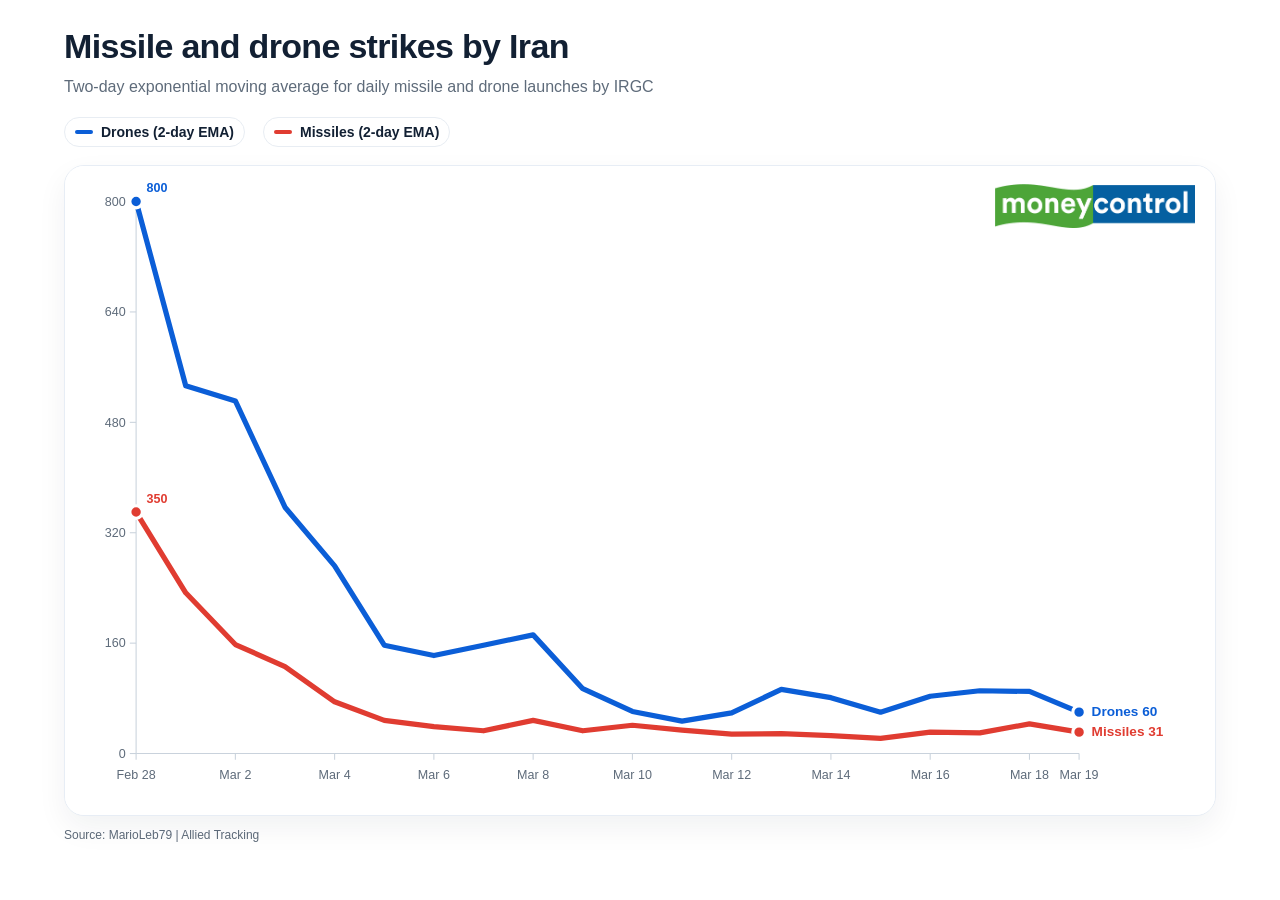
<file: IRCG.html>
<!DOCTYPE html>
<html lang="en">
<head>
  <meta charset="UTF-8" />
  <meta name="viewport" content="width=device-width, initial-scale=1.0" />
  <title>Strikes by Iran</title>
  <style>
    :root {
      --mc-blue: #0B5ED7;
      --mc-red: #E03C31;
      --text: #122033;
      --muted: #5E6B7A;
      --axis: #C9D2DC;
      --bg: #FFFFFF;
      --hover: #F4F7FB;
    }

    * { box-sizing: border-box; }
    body {
      margin: 0;
      background: var(--bg);
      font-family: Inter, Arial, Helvetica, sans-serif;
      color: var(--text);
    }

    .wrap {
      max-width: 1200px;
      margin: 0 auto;
      padding: 28px 24px 20px;
    }

    .kicker {
      font-size: 13px;
      font-weight: 700;
      letter-spacing: 0.06em;
      text-transform: uppercase;
      color: var(--mc-blue);
      margin-bottom: 10px;
    }

    h1 {
      margin: 0;
      font-size: 34px;
      line-height: 1.1;
      font-weight: 800;
      letter-spacing: -0.02em;
    }

    .subhed {
      margin-top: 10px;
      font-size: 16px;
      color: var(--muted);
      max-width: 880px;
      line-height: 1.5;
    }

    .legend {
      display: flex;
      gap: 18px;
      align-items: center;
      margin-top: 18px;
      flex-wrap: wrap;
      font-size: 14px;
      font-weight: 600;
    }

    .legend-item {
      display: flex;
      align-items: center;
      gap: 8px;
      padding: 6px 10px;
      border-radius: 999px;
      background: #fff;
      border: 1px solid #E8EDF3;
      cursor: pointer;
      user-select: none;
      transition: opacity 0.15s ease, transform 0.15s ease;
    }

    .legend-item.off {
      opacity: 0.45;
    }

    .swatch {
      width: 18px;
      height: 4px;
      border-radius: 4px;
      display: inline-block;
    }

    .chart-card {
      margin-top: 18px;
      border: 1px solid #E7EDF5;
      border-radius: 20px;
      overflow: hidden;
      background: #fff;
      box-shadow: 0 12px 30px rgba(14, 28, 45, 0.06);
      position: relative;
    }

    .chart-brand {
      position: absolute;
      top: 18px;
      right: 20px;
      z-index: 2;
      width: clamp(138px, 18vw, 200px);
      pointer-events: none;
      opacity: 0.98;
    }

    .chart-brand img {
      width: 100%;
      height: auto;
      display: block;
    }

    svg {
      width: 100%;
      height: auto;
      display: block;
      background: #fff;
    }

    .axis text {
      fill: var(--muted);
      font-size: 12px;
    }

    .axis line, .axis path {
      stroke: var(--axis);
      stroke-width: 1;
    }

    .series-line {
      fill: none;
      stroke-linecap: round;
      stroke-linejoin: round;
      stroke-width: 5;
      transition: opacity 0.2s ease;
    }

    .endpoint {
      r: 6;
      stroke: #fff;
      stroke-width: 3;
    }

    .value-label {
      font-size: 13px;
      font-weight: 800;
      dominant-baseline: middle;
    }

    .start-label {
      font-size: 12px;
      font-weight: 700;
      dominant-baseline: middle;
    }

    .hover-line {
      stroke: #A6B4C3;
      stroke-width: 1;
      stroke-dasharray: 4 4;
      opacity: 0;
    }

    .hit-area {
      fill: transparent;
      cursor: crosshair;
    }

    .tooltip {
      position: absolute;
      min-width: 190px;
      background: rgba(18, 32, 51, 0.96);
      color: #fff;
      border-radius: 14px;
      padding: 12px 14px;
      pointer-events: none;
      opacity: 0;
      transform: translate(-50%, calc(-100% - 16px));
      transition: opacity 0.12s ease;
      box-shadow: 0 14px 28px rgba(0,0,0,0.22);
    }

    .tooltip .date {
      font-size: 12px;
      color: #C7D2DF;
      margin-bottom: 6px;
      font-weight: 700;
      letter-spacing: 0.02em;
    }

    .tooltip .row {
      display: flex;
      justify-content: space-between;
      gap: 18px;
      font-size: 14px;
      margin-top: 4px;
    }

    .tooltip .row span:last-child {
      font-weight: 800;
    }

    .source {
      margin-top: 12px;
      font-size: 12px;
      color: var(--muted);
      display: flex;
      justify-content: space-between;
      gap: 12px;
      flex-wrap: wrap;
    }

    @media (max-width: 720px) {
      .wrap { padding: 20px 14px 16px; }
      h1 { font-size: 26px; }
      .subhed { font-size: 14px; }
      .value-label, .start-label { font-size: 11px; }
      .chart-brand {
        top: 12px;
        right: 12px;
        width: clamp(110px, 30vw, 150px);
      }
    }
  </style>
</head>
<body>
  <div class="wrap">
    <h1>Missile and drone strikes by Iran</h1>
    <div class="subhed">Two-day exponential moving average for daily missile and drone launches by IRGC</div>

    <div class="legend" id="legend"></div>

    <div class="chart-card">
      <div class="chart-brand" aria-hidden="true">
        <img src="./moneycontrol-logo-transparent-cropped.png" alt="Moneycontrol logo" />
      </div>
      <svg id="chart" viewBox="0 0 1100 620" role="img" aria-label="Interactive line chart of missile and drone launch EMA"></svg>
      <div class="tooltip" id="tooltip"></div>
    </div>

    <div class="source">
      <div>Source: MarioLeb79 | Allied Tracking </div>
    </div>
  </div>

  <script>
    const raw = [
      { date: '2026-02-28', missiles: 350, drones: 800 },
      { date: '2026-03-01', missiles: 175, drones: 400 },
      { date: '2026-03-02', missiles: 120, drones: 500 },
      { date: '2026-03-03', missiles: 110, drones: 280 },
      { date: '2026-03-04', missiles: 50, drones: 230 },
      { date: '2026-03-05', missiles: 35, drones: 100 },
      { date: '2026-03-06', missiles: 35, drones: 135 },
      { date: '2026-03-07', missiles: 30, drones: 165 },
      { date: '2026-03-08', missiles: 55, drones: 180 },
      { date: '2026-03-09', missiles: 25, drones: 55 },
      { date: '2026-03-10', missiles: 45, drones: 45 },
      { date: '2026-03-11', missiles: 30, drones: 40 },
      { date: '2026-03-12', missiles: 25, drones: 65 },
      { date: '2026-03-13', missiles: 30, drones: 110 },
      { date: '2026-03-14', missiles: 25, drones: 75 },
      { date: '2026-03-15', missiles: 20, drones: 50 },
      { date: '2026-03-16', missiles: 35, drones: 95 },
      { date: '2026-03-17', missiles: 30, drones: 95 },
      { date: '2026-03-18', missiles: 50, drones: 90 },
      { date: '2026-03-19', missiles: 25, drones: 45 }
    ];

    function ema(values, span = 2) {
      const alpha = 2 / (span + 1);
      const result = [values[0]];
      for (let i = 1; i < values.length; i++) {
        result.push(alpha * values[i] + (1 - alpha) * result[i - 1]);
      }
      return result;
    }

    const missilesEMA = ema(raw.map(d => d.missiles), 2);
    const dronesEMA = ema(raw.map(d => d.drones), 2);

    const data = raw.map((d, i) => ({
      ...d,
      missilesEMA: Math.round(missilesEMA[i]),
      dronesEMA: Math.round(dronesEMA[i])
    }));

    const series = {
      dronesEMA: { label: 'Drones (2-day EMA)', color: '#0B5ED7', visible: true },
      missilesEMA: { label: 'Missiles (2-day EMA)', color: '#E03C31', visible: true }
    };

    const svg = document.getElementById('chart');
    const tooltip = document.getElementById('tooltip');
    const legend = document.getElementById('legend');

    const W = 1100, H = 620;
    const margin = { top: 34, right: 130, bottom: 58, left: 68 };
    const innerW = W - margin.left - margin.right;
    const innerH = H - margin.top - margin.bottom;

    function fmtDate(dateStr) {
      const dt = new Date(dateStr + 'T00:00:00');
      return dt.toLocaleDateString('en-US', { month: 'short', day: 'numeric' });
    }

    function xScale(i) {
      return margin.left + (i / (data.length - 1)) * innerW;
    }

    function yScale(v, maxY) {
      return margin.top + innerH - (v / maxY) * innerH;
    }

    function linePath(key, maxY) {
      return data.map((d, i) => `${i === 0 ? 'M' : 'L'} ${xScale(i).toFixed(2)} ${yScale(d[key], maxY).toFixed(2)}`).join(' ');
    }

    function clearSVG() {
      while (svg.firstChild) svg.removeChild(svg.firstChild);
    }

    function drawLegend() {
      legend.innerHTML = '';
      Object.entries(series).forEach(([key, s]) => {
        const item = document.createElement('div');
        item.className = 'legend-item' + (s.visible ? '' : ' off');
        item.innerHTML = `<span class="swatch" style="background:${s.color}"></span><span>${s.label}</span>`;
        item.onclick = () => {
          s.visible = !s.visible;
          drawLegend();
          drawChart();
        };
        legend.appendChild(item);
      });
    }

    function add(el, attrs = {}, parent = svg) {
      const node = document.createElementNS('http://www.w3.org/2000/svg', el);
      for (const [k, v] of Object.entries(attrs)) node.setAttribute(k, v);
      parent.appendChild(node);
      return node;
    }

    function drawChart() {
      clearSVG();
      const visibleKeys = Object.keys(series).filter(k => series[k].visible);
      const maxY = Math.max(...data.flatMap(d => visibleKeys.map(k => d[k])), 100);

      const plotBg = add('rect', {
        x: margin.left,
        y: margin.top,
        width: innerW,
        height: innerH,
        fill: '#fff'
      });

      const axisGroup = add('g', { class: 'axis' });
      add('line', { x1: margin.left, y1: margin.top + innerH, x2: margin.left + innerW, y2: margin.top + innerH }, axisGroup);
      add('line', { x1: margin.left, y1: margin.top, x2: margin.left, y2: margin.top + innerH }, axisGroup);

      const yTicks = 5;
      for (let i = 0; i <= yTicks; i++) {
        const v = (maxY / yTicks) * i;
        const y = yScale(v, maxY);
        add('line', { x1: margin.left - 6, y1: y, x2: margin.left, y2: y, stroke: '#C9D2DC' }, axisGroup);
        const t = add('text', { x: margin.left - 10, y: y + 4, 'text-anchor': 'end' }, axisGroup);
        t.textContent = Math.round(v);
      }

      data.forEach((d, i) => {
        if (i % 2 === 0 || i === data.length - 1) {
          const x = xScale(i);
          add('line', { x1: x, y1: margin.top + innerH, x2: x, y2: margin.top + innerH + 6, stroke: '#C9D2DC' }, axisGroup);
          const t = add('text', { x, y: margin.top + innerH + 24, 'text-anchor': 'middle' }, axisGroup);
          t.textContent = fmtDate(d.date);
        }
      });

      visibleKeys.forEach(key => {
        add('path', {
          d: linePath(key, maxY),
          stroke: series[key].color,
          class: 'series-line'
        });
      });

      visibleKeys.forEach(key => {
        const s = series[key];
        const first = data[0];
        const last = data[data.length - 1];
        const xFirst = xScale(0), yFirst = yScale(first[key], maxY);
        const xLast = xScale(data.length - 1), yLast = yScale(last[key], maxY);

        add('circle', { cx: xFirst, cy: yFirst, class: 'endpoint', fill: s.color });
        add('circle', { cx: xLast, cy: yLast, class: 'endpoint', fill: s.color });

        const startText = add('text', {
          x: xFirst + 10,
          y: yFirst - 12,
          fill: s.color,
          class: 'start-label'
        });
        startText.textContent = Math.round(first[key]);

        const endText = add('text', {
          x: xLast + 12,
          y: yLast,
          fill: s.color,
          class: 'value-label'
        });
        endText.textContent = `${s.label.split(' ')[0]} ${Math.round(last[key])}`;
      });

      const hoverLine = add('line', {
        x1: margin.left,
        y1: margin.top,
        x2: margin.left,
        y2: margin.top + innerH,
        class: 'hover-line'
      });

      const hit = add('rect', {
        x: margin.left,
        y: margin.top,
        width: innerW,
        height: innerH,
        class: 'hit-area'
      });

      hit.addEventListener('mousemove', e => {
        const pt = svg.createSVGPoint();
        pt.x = e.clientX; pt.y = e.clientY;
        const cursor = pt.matrixTransform(svg.getScreenCTM().inverse());
        let index = Math.round(((cursor.x - margin.left) / innerW) * (data.length - 1));
        index = Math.max(0, Math.min(data.length - 1, index));
        const d = data[index];
        const x = xScale(index);
        hoverLine.setAttribute('x1', x);
        hoverLine.setAttribute('x2', x);
        hoverLine.style.opacity = 1;

        const rows = [];
        if (series.dronesEMA.visible) rows.push(`<div class="row"><span style="color:${series.dronesEMA.color}">Drones EMA</span><span>${Math.round(d.dronesEMA)}</span></div>`);
        if (series.missilesEMA.visible) rows.push(`<div class="row"><span style="color:${series.missilesEMA.color}">Missiles EMA</span><span>${Math.round(d.missilesEMA)}</span></div>`);

        tooltip.innerHTML = `<div class="date">${fmtDate(d.date)}</div>${rows.join('')}`;
        tooltip.style.opacity = 1;

        const rect = svg.getBoundingClientRect();
        const left = ((x / W) * rect.width);
        const top = ((Math.min(yScale(Math.max(d.dronesEMA, d.missilesEMA), maxY), yScale(Math.min(d.dronesEMA, d.missilesEMA), maxY)) / H) * rect.height);
        tooltip.style.left = `${left}px`;
        tooltip.style.top = `${top + 14}px`;
      });

      hit.addEventListener('mouseleave', () => {
        hoverLine.style.opacity = 0;
        tooltip.style.opacity = 0;
      });
    }

    drawLegend();
    drawChart();
    window.addEventListener('resize', drawChart);
  </script>
</body>
</html>
</file>
